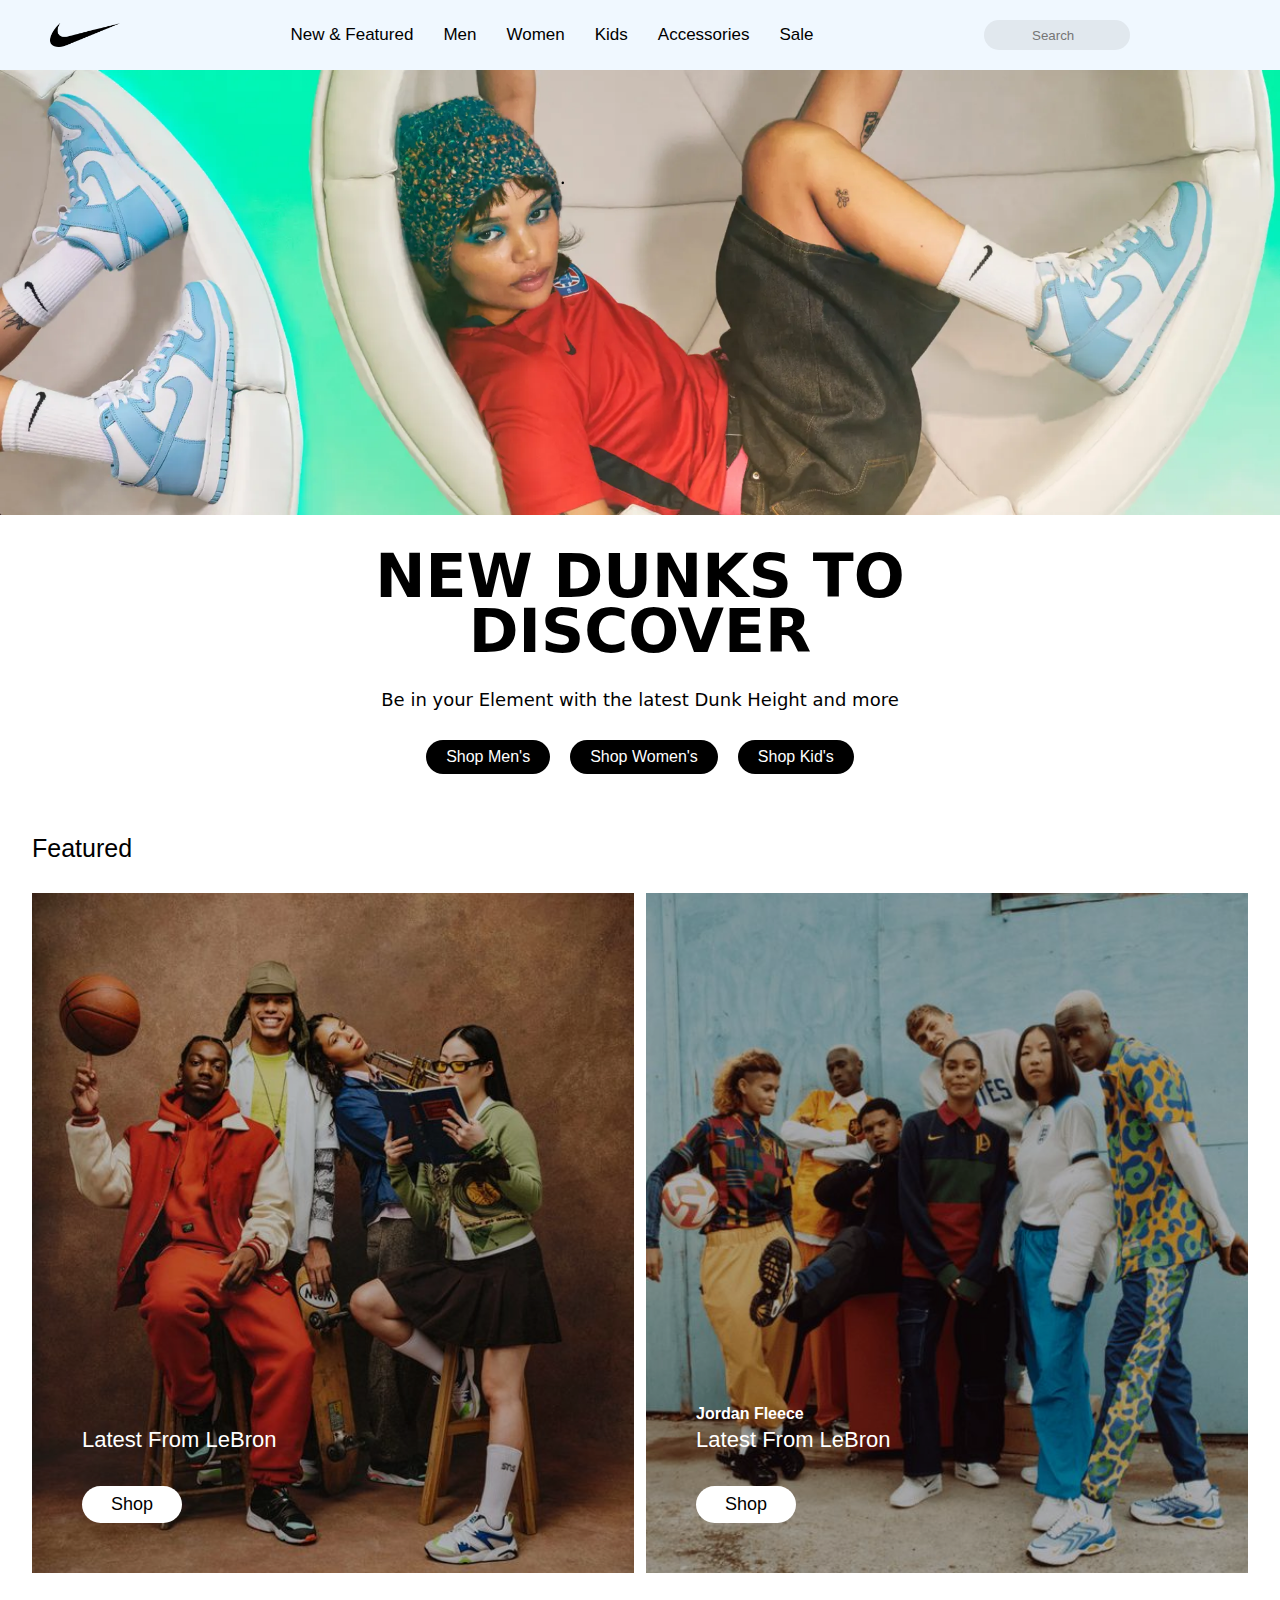
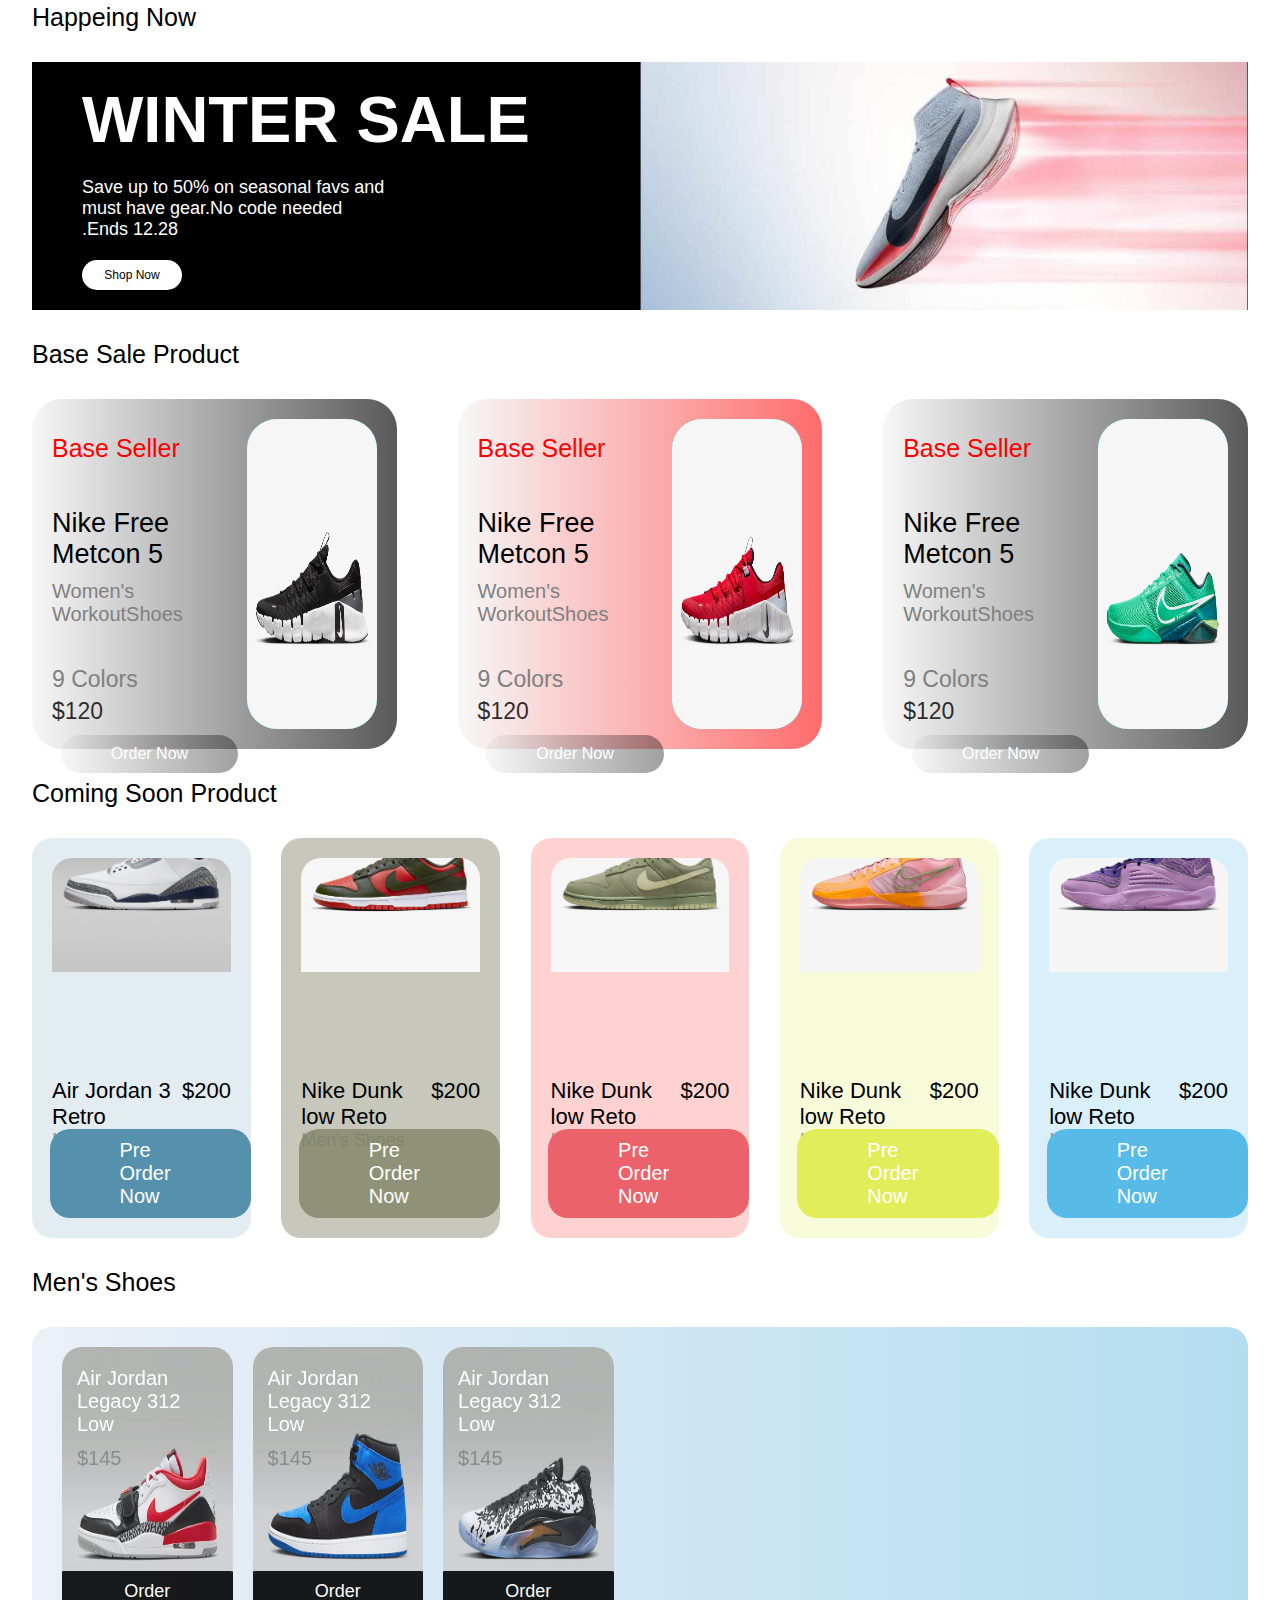
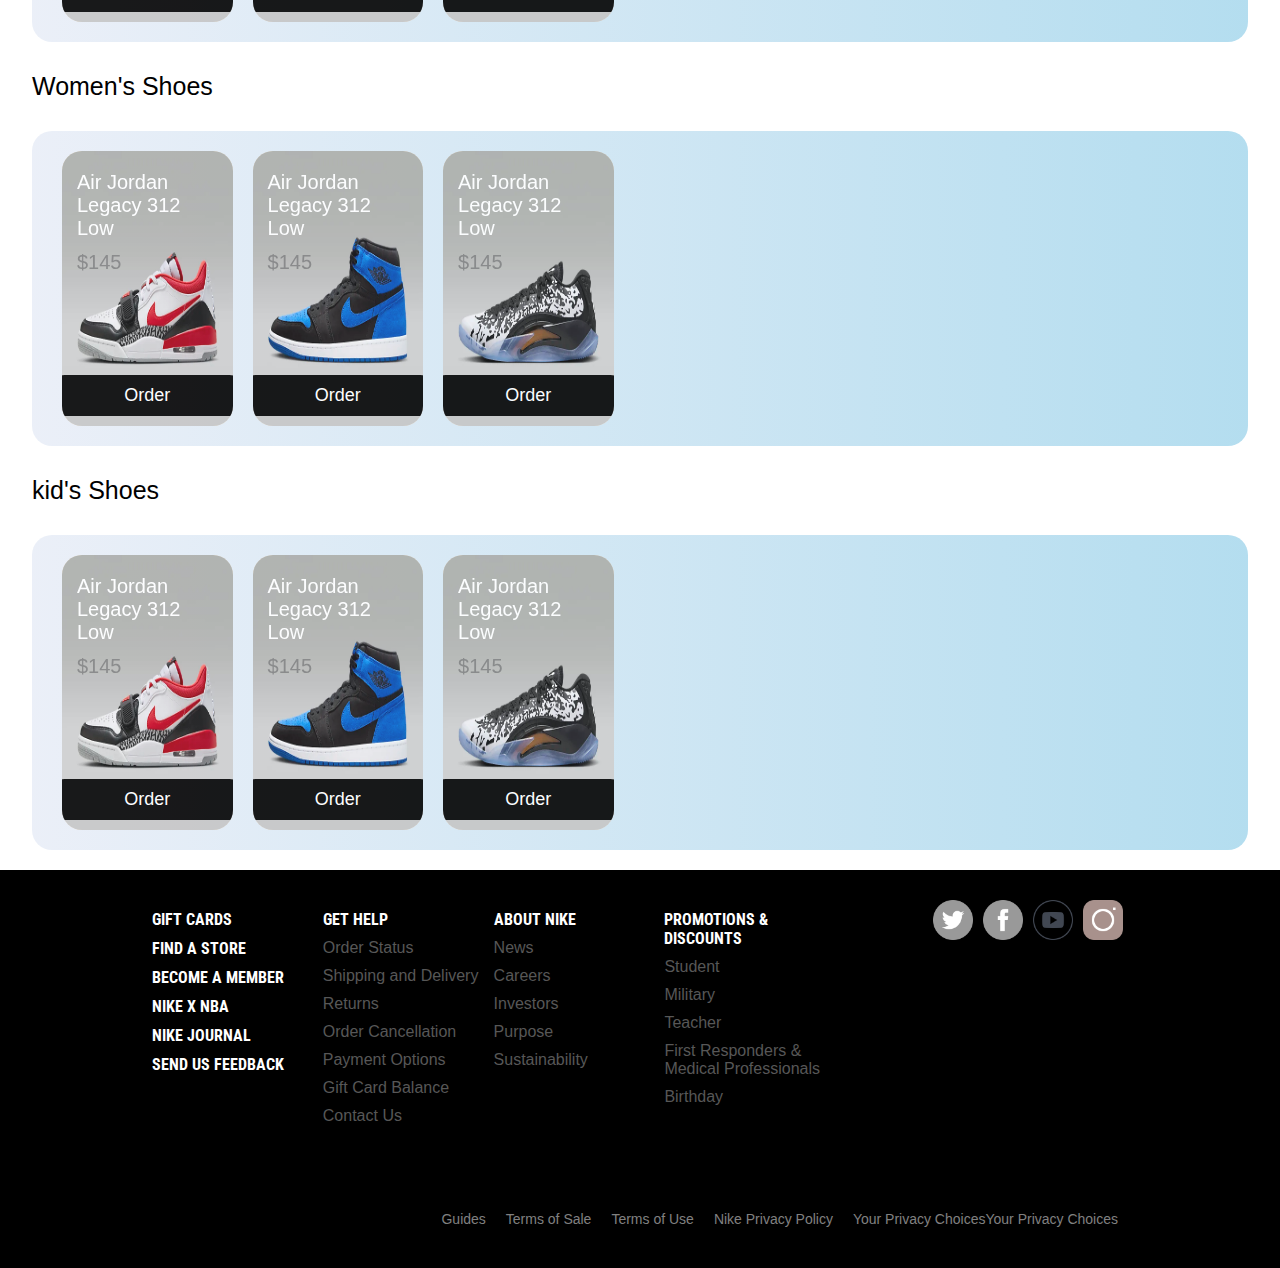
<file: index.html>
<!DOCTYPE html>
<html lang="en">
<head>
    <meta charset="UTF-8">
    <meta name="viewport" content="width=device-width, initial-scale=1.0">
    <title>small project nike</title>
    <link rel="icon" href="img/nike.png">
    <link rel="stylesheet" href="css/december_19.css">
    <link rel="stylesheet" href="https://cdnjs.cloudflare.com/ajax/libs/font-awesome/6.5.1/css/all.min.css" integrity="sha512-DTOQO9RWCH3ppGqcWaEA1BIZOC6xxalwEsw9c2QQeAIftl+Vegovlnee1c9QX4TctnWMn13TZye+giMm8e2LwA==" crossorigin="anonymous" referrerpolicy="no-referrer" />
</head>
<body>
    <div class="box-menu">
        <div class="logo">
            <a href="">
                <img src="img/nike.png" alt="">
            </a>
        </div>
        <div class="menu">
            <ul>
                <li><a href="#featured">New & Featured</a></li>
                <li><a href="#men">Men</a></li>
                <li><a href="#women">Women</a></li>
                <li><a href="#kid">Kids</a></li>
                <li><a href="">Accessories</a></li>
                <li><a href="">Sale</a></li>
            </ul>
        </div>
        <div class="search">
            <div class="box_search">
                <i class="fa-solid fa-magnifying-glass"></i>
                <input type="text" placeholder="Search">
            </div>
            <i class="fa-regular fa-heart"></i>
            <i class="fa-solid fa-bag-shopping"></i>
        </div>
    </div>  



    
    <img src="img/poster.png" alt="" width="100%">
    <a href="" class="for_sw">
        <div class="some_word">
            <h1>NEW DUNKS TO DISCOVER</h1>
            <p>Be in your Element with the latest Dunk Height and more</p>
        </div>
    </a>
    <div class="option">
        <div class="op">
            Shop Men's
        </div>
        <div class="op">
            Shop Women's
        </div>
        <div class="op">
            Shop Kid's
        </div>
        
    </div>

    <!-- Featured -->
    <p class="title" id="featured">
        Featured
    </p>
    <div class="box_featured">
        <div class="featured-1">
            <img src="img/feat1.jpg" alt="">
            <div class="cover"></div>
            <p>
                Latest From LeBron
            </p>
            <div class="shop">
                <nav>
                    Shop
                </nav>
            </div>
        </div>
        <div class="featured-2">
            <img src="img/feat2.jpg" alt="">
            <div class="cover"></div>
            <p class="top_title">
                Jordan Fleece
            </p>
            <p>
                Latest From LeBron
            </p>
            <div class="shop">
                <nav>
                    Shop
                </nav>
            </div>
        </div>
    </div>

    <!-- happening now -->
    <p class="title">
        Happeing Now
    </p>
    <a href="" class="for_bh">
        <div class="box_happening">
            <div class="box_info">
                <h1>WINTER SALE</h1>
                <p>Save up to 50% on seasonal favs and must have gear.No code needed .Ends 12.28</p>
                <div class="shop_now">
                    Shop Now
                </div>
            </div>
            <img src="img/nike photo.jpg" alt="">
        </div>
    </a>
    
    <!-- base sale product -->
    <p class="title">
        Base Sale Product
    </p>
    <div class="box_base_sale">
        <div class="base_sale">
            <div class="sale_info">
                <p >
                    Base Seller
                </p>
                <p>
                    Nike Free Metcon 5
                </p>
                <p>
                   Women's WorkoutShoes 
                </p>
                <p>
                    9 Colors
                </p>
                <p>
                    $120
                </p>
                
                    <div class="order">
                        <a href="order.html">
                        Order Now
                        </a>
                    </div>
                
            </div>
            <div class="sale_img">
                <img src="img/base2.webp" alt="">
            </div>
        </div>
        <div class="base_sale b_color_r">
            <div class="sale_info">
                <p >
                    Base Seller
                </p>
                <p>
                    Nike Free Metcon 5
                </p>
                <p>
                   Women's WorkoutShoes 
                </p>
                <p>
                    9 Colors
                </p>
                <p>
                    $120
                </p>
                
                    <div class="order">
                        <a href="">
                        Order Now
                        </a>
                    </div>
                
            </div>
            <div class="sale_img">
                <img src="img/base1.webp" alt="">
            </div>
        </div>
        <div class="base_sale">
            <div class="sale_info">
                <p >
                    Base Seller
                </p>
                <p>
                    Nike Free Metcon 5
                </p>
                <p>
                   Women's WorkoutShoes 
                </p>
                <p>
                    9 Colors
                </p>
                <p>
                    $120
                </p>
                
                    <div class="order">
                        <a href="">
                        Order Now
                        </a>
                    </div>
                
            </div>
            <div class="sale_img">
                <img src="img/base3.webp" alt="">
            </div>
        </div>
    </div>

    <!-- coming_soon product -->
    <p class="title">
        Coming Soon Product
    </p>
    <div class="coming_soon">
        <div class="box_cs" style="background-color: rgb(227,237,241);">
            <div class="cs_img">
                <img src="img/cs0.webp" alt="">
            </div>
            <div class="title_price">
                <p>
                    Air Jordan 3 Retro
                </p>
                <p>
                    $200
                </p>
            </div>
            <p class="sub_title">
                Men's Shoes
            </p>


            <a href="" style="background-color: rgb(85,144,173);">Pre Order Now</a>
        </div>
        <div class="box_cs">
            <div class="cs_img">
                <img src="img/cs1.webp" alt="">
            </div>
            <div class="title_price">
                <p>
                    Nike Dunk low Reto
                </p>
                <p>
                    $200
                </p>
            </div>
            <p class="sub_title">
                Men's Shoes
            </p>


            <a href="">Pre Order Now</a>
        </div>
        <div class="box_cs">
            <div class="cs_img">
                <img src="img/cs2.webp" alt="">
            </div>
            <div class="title_price">
                <p>
                    Nike Dunk low Reto
                </p>
                <p>
                    $200
                </p>
            </div>
            <p class="sub_title">
                Men's Shoes
            </p>


            <a href="">Pre Order Now</a>
        </div>
        <div class="box_cs" style="background-color: rgb(248,251,217);">
            <div class="cs_img">
                <img src="img/cs3.jpg" alt="">
            </div>
            <div class="title_price">
                <p>
                    Nike Dunk low Reto
                </p>
                <p>
                    $200
                </p>
            </div>
            <p class="sub_title">
                Men's Shoes
            </p>


            <a href="" style="background-color: rgb(225,237,89);">Pre Order Now</a>
        </div>
        <div class="box_cs" style="background-color: rgb(217,239,250);">
            <div class="cs_img">
                <img src="img/cs4.jpg" alt="">
            </div>
            <div class="title_price">
                <p>
                    Nike Dunk low Reto
                </p>
                <p>
                    $200
                </p>
            </div>
            <p class="sub_title">
                Men's Shoes
            </p>


            <a href="" style="background-color: rgb(87,186,231);">Pre Order Now</a>
        </div>
    </div>

    <!-- men shoes -->
    <p class="title" id="men">
        Men's Shoes
    </p>
    <div class="box_shoes">
        <div class="shoes">
            <img src="img/man1.webp" alt="">
            <p>
                Air Jordan Legacy 312 Low
            </p>
            <p>
                $145
            </p>
            <a href="">Order</a>
        </div>
        <div class="shoes">
            <img src="img/man2.webp" alt="">
            <p>
                Air Jordan Legacy 312 Low
            </p>
            <p>
                $145
            </p>
            <a href="">Order</a>
        </div>
        <div class="shoes">
            <img src="img/man3.webp" alt="">
            <p>
                Air Jordan Legacy 312 Low
            </p>
            <p>
                $145
            </p>
            <a href="">Order</a>
        </div>
    </div>
    
    <p class="title " id="women">
        Women's Shoes
    </p>
    <div class="box_shoes">
        <div class="shoes">
            <img src="img/man1.webp" alt="">
            <p>
                Air Jordan Legacy 312 Low
            </p>
            <p>
                $145
            </p>
            <a href="">Order</a>
        </div>
        <div class="shoes">
            <img src="img/man2.webp" alt="">
            <p>
                Air Jordan Legacy 312 Low
            </p>
            <p>
                $145
            </p>
            <a href="">Order</a>
        </div>
        <div class="shoes">
            <img src="img/man3.webp" alt="">
            <p>
                Air Jordan Legacy 312 Low
            </p>
            <p>
                $145
            </p>
            <a href="">Order</a>
        </div>
        
    </div>

    <p class="title" id="kid">
        kid's Shoes
    </p>
    <div class="box_shoes">
        <div class="shoes">
            <img src="img/man1.webp" alt="">
            <p>
                Air Jordan Legacy 312 Low
            </p>
            <p>
                $145
            </p>
            <a href="">Order</a>
        </div>
        <div class="shoes">
            <img src="img/man2.webp" alt="">
            <p>
                Air Jordan Legacy 312 Low
            </p>
            <p>
                $145
            </p>
            <a href="">Order</a>
        </div>
        <div class="shoes">
            <img src="img/man3.webp" alt="">
            <p>
                Air Jordan Legacy 312 Low
            </p>
            <p>
                $145
            </p>
            <a href="">Order</a>
        </div>
    </div>

    <div class="footer">
        <div class="main_footer">
            <div class="footer_info">
                <div class="col big_letter">
                    <ul>
                        <li><a href="">GIFT CARDS</a></li>
                        <li><a href="">FIND A STORE</a></li>
                        <li><a href="">BECOME A MEMBER</a></li>
                        <li><a href="">NIKE X NBA</a></li>
                        <li><a href="">NIKE JOURNAL</a></li>
                        <li><a href="">SEND US FEEDBACK</a></li>
                    </ul>
                </div>
                <div class="col">
                    <ul>
                        <li class="big_letter"><a href="">GET HELP</a></li>
                        <li><a href="">Order Status</a></li>
                        <li><a href="">Shipping and Delivery</a></li>
                        <li><a href="">Returns</a></li>
                        <li><a href="">Order Cancellation</a></li>
                        <li><a href="">Payment Options</a></li>
                        <li><a href="">Gift Card Balance</a></li>
                        <li><a href="">Contact Us</a></li>
                    </ul>
                </div>
                <div class="col">
                    <ul>
                        <li class="big_letter"><a href="">ABOUT NIKE</a></li>
                        <li><a href="">News</a></li>
                        <li><a href="">Careers</a></li>
                        <li><a href="">Investors</a></li>
                        <li><a href="">Purpose</a></li>
                        <li><a href="">Sustainability</a></li>
                    </ul>
                </div>
                <div class="col">
                    <ul>
                        <li class="big_letter"><a href="">PROMOTIONS & DISCOUNTS</a></li>
                        <li><a href="">Student</a></li>
                        <li><a href="">Military</a></li>
                        <li><a href="">Teacher</a></li>
                        <li><a href="">First Responders & Medical Professionals</a></li>
                        <li><a href="">Birthday</a></li>
                    </ul>
                </div>
            </div>
            <div class="footer_icon">
                <a href=""><img src="img/social.png" alt=""></a>
                <a href=""><img src="img/social (1).png" alt=""> </a>
                <a href=""><img src="img/play (1).png" alt=""> </a>
                <a href=""><img src="img/instagram.png" alt=""></a>
            </div>
        </div>
        <div class="sub_footer">
                <ul>
                    <li><a href="">Guides</a></li>
                    <li><a href="">Terms of Sale</a></li>
                    <li><a href="">Terms of Use</a></li>
                    <li><a href="">Nike Privacy Policy</a></li>
                    <li><a href="">Your Privacy ChoicesYour Privacy Choices</a></li>
                </ul>
            </div>
    </div>



</body>
</html>
</file>
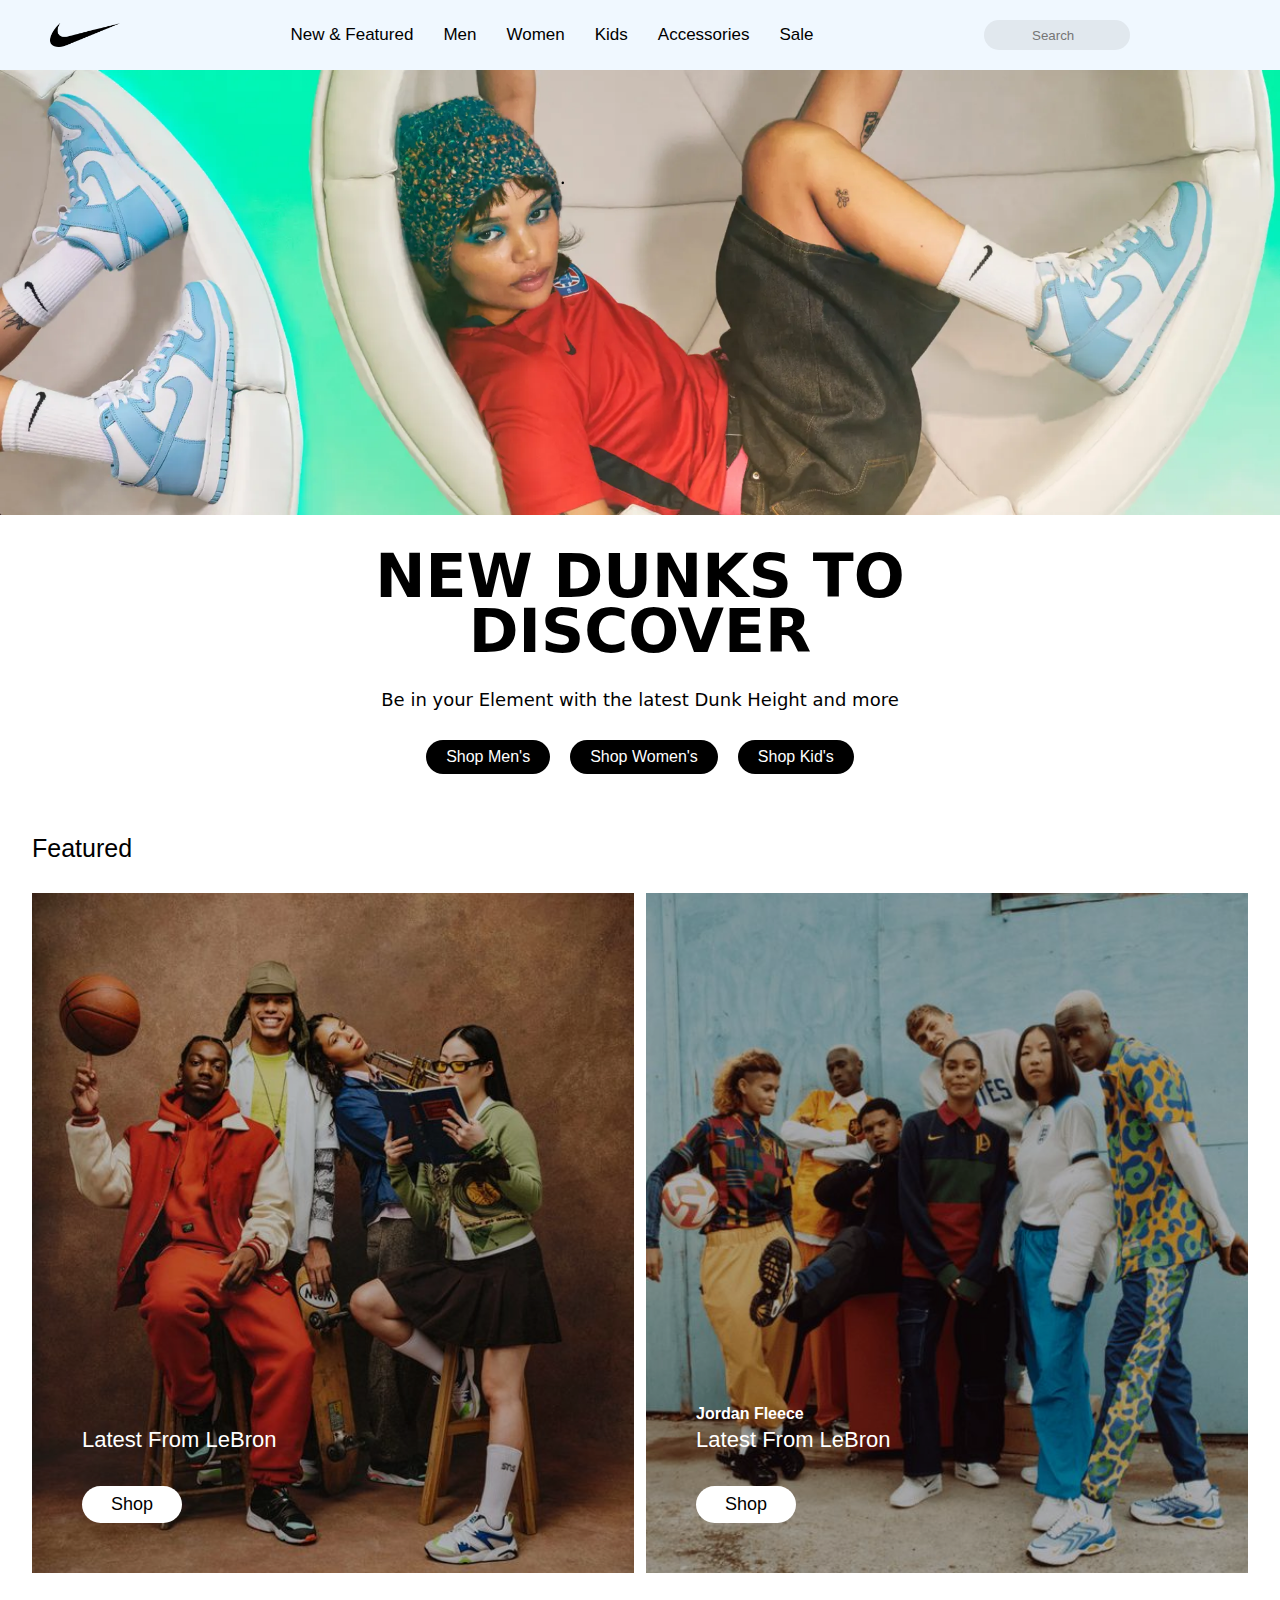
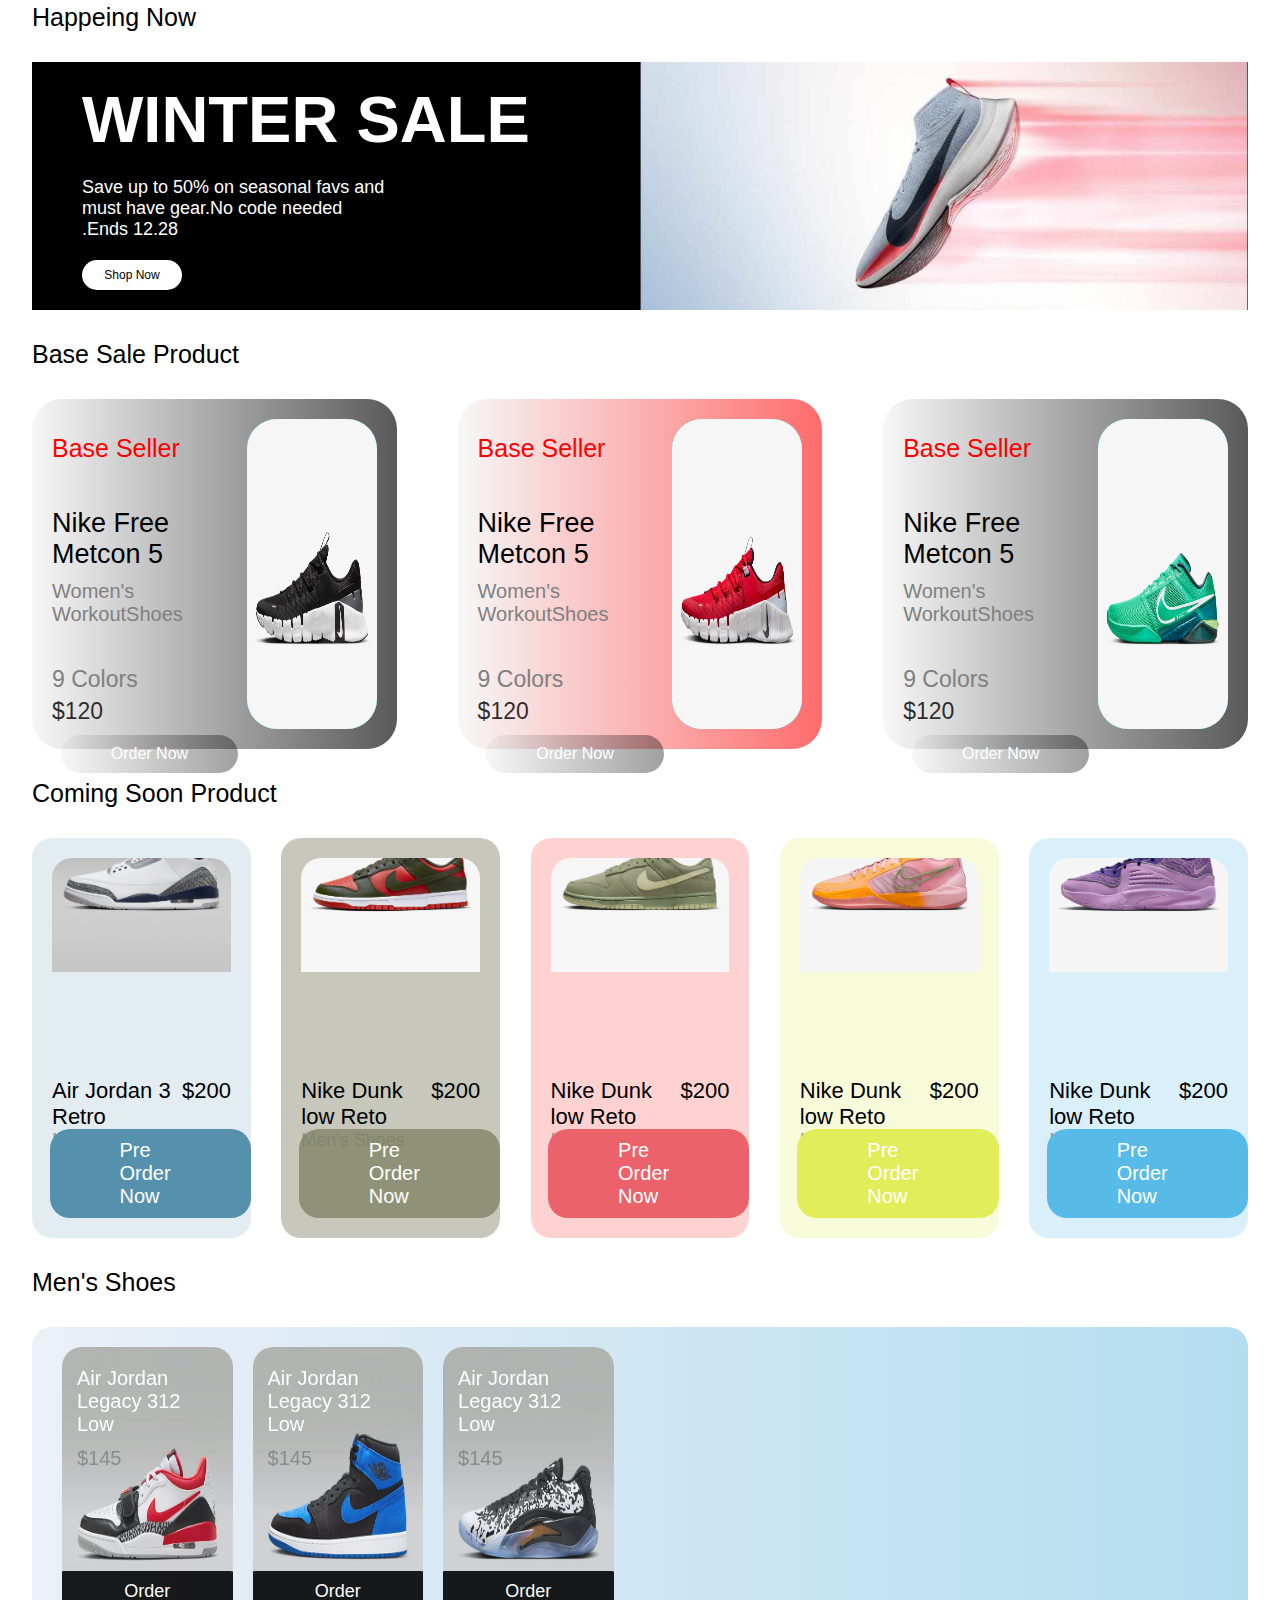
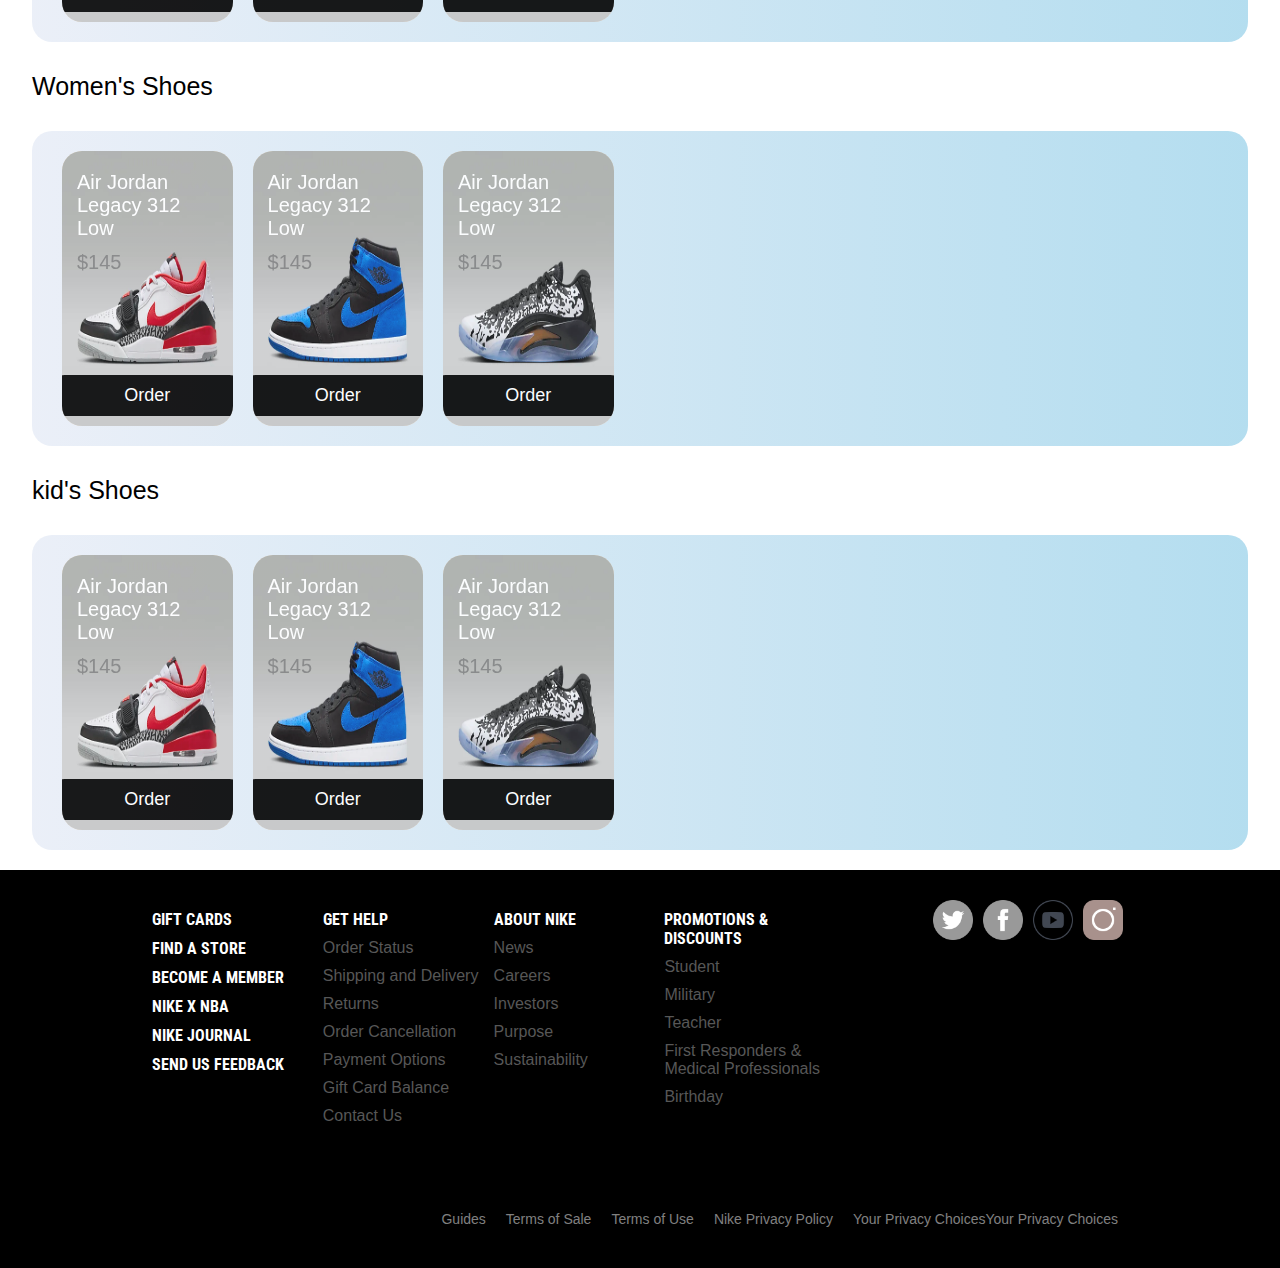
<file: december_19.html>
<!DOCTYPE html>
<html lang="en">
<head>
    <meta charset="UTF-8">
    <meta name="viewport" content="width=device-width, initial-scale=1.0">
    <title>small project nike</title>
    <link rel="icon" href="img/nike.png">
    <link rel="stylesheet" href="css/december_19.css">
    <link rel="stylesheet" href="https://cdnjs.cloudflare.com/ajax/libs/font-awesome/6.5.1/css/all.min.css" integrity="sha512-DTOQO9RWCH3ppGqcWaEA1BIZOC6xxalwEsw9c2QQeAIftl+Vegovlnee1c9QX4TctnWMn13TZye+giMm8e2LwA==" crossorigin="anonymous" referrerpolicy="no-referrer" />
</head>
<body>
    <div class="box-menu">
        <div class="logo">
            <a href="">
                <img src="img/nike.png" alt="">
            </a>
        </div>
        <div class="menu">
            <ul>
                <li><a href="#featured">New & Featured</a></li>
                <li><a href="#men">Men</a></li>
                <li><a href="#women">Women</a></li>
                <li><a href="#kid">Kids</a></li>
                <li><a href="">Accessories</a></li>
                <li><a href="">Sale</a></li>
            </ul>
        </div>
        <div class="search">
            <div class="box_search">
                <i class="fa-solid fa-magnifying-glass"></i>
                <input type="text" placeholder="Search">
            </div>
            <i class="fa-regular fa-heart"></i>
            <i class="fa-solid fa-bag-shopping"></i>
        </div>
    </div>  



    
    <img src="img/poster.png" alt="" width="100%">
    <a href="" class="for_sw">
        <div class="some_word">
            <h1>NEW DUNKS TO DISCOVER</h1>
            <p>Be in your Element with the latest Dunk Height and more</p>
        </div>
    </a>
    <div class="option">
        <div class="op">
            Shop Men's
        </div>
        <div class="op">
            Shop Women's
        </div>
        <div class="op">
            Shop Kid's
        </div>
        
    </div>

    <!-- Featured -->
    <p class="title" id="featured">
        Featured
    </p>
    <div class="box_featured">
        <div class="featured-1">
            <img src="img/feat1.jpg" alt="">
            <div class="cover"></div>
            <p>
                Latest From LeBron
            </p>
            <div class="shop">
                <nav>
                    Shop
                </nav>
            </div>
        </div>
        <div class="featured-2">
            <img src="img/feat2.jpg" alt="">
            <div class="cover"></div>
            <p class="top_title">
                Jordan Fleece
            </p>
            <p>
                Latest From LeBron
            </p>
            <div class="shop">
                <nav>
                    Shop
                </nav>
            </div>
        </div>
    </div>

    <!-- happening now -->
    <p class="title">
        Happeing Now
    </p>
    <a href="" class="for_bh">
        <div class="box_happening">
            <div class="box_info">
                <h1>WINTER SALE</h1>
                <p>Save up to 50% on seasonal favs and must have gear.No code needed .Ends 12.28</p>
                <div class="shop_now">
                    Shop Now
                </div>
            </div>
            <img src="img/nike photo.jpg" alt="">
        </div>
    </a>
    
    <!-- base sale product -->
    <p class="title">
        Base Sale Product
    </p>
    <div class="box_base_sale">
        <div class="base_sale">
            <div class="sale_info">
                <p >
                    Base Seller
                </p>
                <p>
                    Nike Free Metcon 5
                </p>
                <p>
                   Women's WorkoutShoes 
                </p>
                <p>
                    9 Colors
                </p>
                <p>
                    $120
                </p>
                
                    <div class="order">
                        <a href="/html/order.html">
                        Order Now
                        </a>
                    </div>
                
            </div>
            <div class="sale_img">
                <img src="img/base2.webp" alt="">
            </div>
        </div>
        <div class="base_sale b_color_r">
            <div class="sale_info">
                <p >
                    Base Seller
                </p>
                <p>
                    Nike Free Metcon 5
                </p>
                <p>
                   Women's WorkoutShoes 
                </p>
                <p>
                    9 Colors
                </p>
                <p>
                    $120
                </p>
                
                    <div class="order">
                        <a href="">
                        Order Now
                        </a>
                    </div>
                
            </div>
            <div class="sale_img">
                <img src="img/base1.webp" alt="">
            </div>
        </div>
        <div class="base_sale">
            <div class="sale_info">
                <p >
                    Base Seller
                </p>
                <p>
                    Nike Free Metcon 5
                </p>
                <p>
                   Women's WorkoutShoes 
                </p>
                <p>
                    9 Colors
                </p>
                <p>
                    $120
                </p>
                
                    <div class="order">
                        <a href="">
                        Order Now
                        </a>
                    </div>
                
            </div>
            <div class="sale_img">
                <img src="img/base3.webp" alt="">
            </div>
        </div>
    </div>

    <!-- coming_soon product -->
    <p class="title">
        Coming Soon Product
    </p>
    <div class="coming_soon">
        <div class="box_cs" style="background-color: rgb(227,237,241);">
            <div class="cs_img">
                <img src="img/cs0.webp" alt="">
            </div>
            <div class="title_price">
                <p>
                    Air Jordan 3 Retro
                </p>
                <p>
                    $200
                </p>
            </div>
            <p class="sub_title">
                Men's Shoes
            </p>


            <a href="" style="background-color: rgb(85,144,173);">Pre Order Now</a>
        </div>
        <div class="box_cs">
            <div class="cs_img">
                <img src="img/cs1.webp" alt="">
            </div>
            <div class="title_price">
                <p>
                    Nike Dunk low Reto
                </p>
                <p>
                    $200
                </p>
            </div>
            <p class="sub_title">
                Men's Shoes
            </p>


            <a href="">Pre Order Now</a>
        </div>
        <div class="box_cs">
            <div class="cs_img">
                <img src="img/cs2.webp" alt="">
            </div>
            <div class="title_price">
                <p>
                    Nike Dunk low Reto
                </p>
                <p>
                    $200
                </p>
            </div>
            <p class="sub_title">
                Men's Shoes
            </p>


            <a href="">Pre Order Now</a>
        </div>
        <div class="box_cs" style="background-color: rgb(248,251,217);">
            <div class="cs_img">
                <img src="img/cs3.jpg" alt="">
            </div>
            <div class="title_price">
                <p>
                    Nike Dunk low Reto
                </p>
                <p>
                    $200
                </p>
            </div>
            <p class="sub_title">
                Men's Shoes
            </p>


            <a href="" style="background-color: rgb(225,237,89);">Pre Order Now</a>
        </div>
        <div class="box_cs" style="background-color: rgb(217,239,250);">
            <div class="cs_img">
                <img src="img/cs4.jpg" alt="">
            </div>
            <div class="title_price">
                <p>
                    Nike Dunk low Reto
                </p>
                <p>
                    $200
                </p>
            </div>
            <p class="sub_title">
                Men's Shoes
            </p>


            <a href="" style="background-color: rgb(87,186,231);">Pre Order Now</a>
        </div>
    </div>

    <!-- men shoes -->
    <p class="title" id="men">
        Men's Shoes
    </p>
    <div class="box_shoes">
        <div class="shoes">
            <img src="img/man1.webp" alt="">
            <p>
                Air Jordan Legacy 312 Low
            </p>
            <p>
                $145
            </p>
            <a href="">Order</a>
        </div>
        <div class="shoes">
            <img src="img/man2.webp" alt="">
            <p>
                Air Jordan Legacy 312 Low
            </p>
            <p>
                $145
            </p>
            <a href="">Order</a>
        </div>
        <div class="shoes">
            <img src="img/man3.webp" alt="">
            <p>
                Air Jordan Legacy 312 Low
            </p>
            <p>
                $145
            </p>
            <a href="">Order</a>
        </div>
    </div>
    
    <p class="title " id="women">
        Women's Shoes
    </p>
    <div class="box_shoes">
        <div class="shoes">
            <img src="img/man1.webp" alt="">
            <p>
                Air Jordan Legacy 312 Low
            </p>
            <p>
                $145
            </p>
            <a href="">Order</a>
        </div>
        <div class="shoes">
            <img src="img/man2.webp" alt="">
            <p>
                Air Jordan Legacy 312 Low
            </p>
            <p>
                $145
            </p>
            <a href="">Order</a>
        </div>
        <div class="shoes">
            <img src="img/man3.webp" alt="">
            <p>
                Air Jordan Legacy 312 Low
            </p>
            <p>
                $145
            </p>
            <a href="">Order</a>
        </div>
        
    </div>

    <p class="title" id="kid">
        kid's Shoes
    </p>
    <div class="box_shoes">
        <div class="shoes">
            <img src="img/man1.webp" alt="">
            <p>
                Air Jordan Legacy 312 Low
            </p>
            <p>
                $145
            </p>
            <a href="">Order</a>
        </div>
        <div class="shoes">
            <img src="img/man2.webp" alt="">
            <p>
                Air Jordan Legacy 312 Low
            </p>
            <p>
                $145
            </p>
            <a href="">Order</a>
        </div>
        <div class="shoes">
            <img src="img/man3.webp" alt="">
            <p>
                Air Jordan Legacy 312 Low
            </p>
            <p>
                $145
            </p>
            <a href="">Order</a>
        </div>
    </div>

    <div class="footer">
        <div class="main_footer">
            <div class="footer_info">
                <div class="col big_letter">
                    <ul>
                        <li><a href="">GIFT CARDS</a></li>
                        <li><a href="">FIND A STORE</a></li>
                        <li><a href="">BECOME A MEMBER</a></li>
                        <li><a href="">NIKE X NBA</a></li>
                        <li><a href="">NIKE JOURNAL</a></li>
                        <li><a href="">SEND US FEEDBACK</a></li>
                    </ul>
                </div>
                <div class="col">
                    <ul>
                        <li class="big_letter"><a href="">GET HELP</a></li>
                        <li><a href="">Order Status</a></li>
                        <li><a href="">Shipping and Delivery</a></li>
                        <li><a href="">Returns</a></li>
                        <li><a href="">Order Cancellation</a></li>
                        <li><a href="">Payment Options</a></li>
                        <li><a href="">Gift Card Balance</a></li>
                        <li><a href="">Contact Us</a></li>
                    </ul>
                </div>
                <div class="col">
                    <ul>
                        <li class="big_letter"><a href="">ABOUT NIKE</a></li>
                        <li><a href="">News</a></li>
                        <li><a href="">Careers</a></li>
                        <li><a href="">Investors</a></li>
                        <li><a href="">Purpose</a></li>
                        <li><a href="">Sustainability</a></li>
                    </ul>
                </div>
                <div class="col">
                    <ul>
                        <li class="big_letter"><a href="">PROMOTIONS & DISCOUNTS</a></li>
                        <li><a href="">Student</a></li>
                        <li><a href="">Military</a></li>
                        <li><a href="">Teacher</a></li>
                        <li><a href="">First Responders & Medical Professionals</a></li>
                        <li><a href="">Birthday</a></li>
                    </ul>
                </div>
            </div>
            <div class="footer_icon">
                <a href=""><img src="img/social.png" alt=""></a>
                <a href=""><img src="img/social (1).png" alt=""> </a>
                <a href=""><img src="img/play (1).png" alt=""> </a>
                <a href=""><img src="img/instagram.png" alt=""></a>
            </div>
        </div>
        <div class="sub_footer">
                <ul>
                    <li><a href="">Guides</a></li>
                    <li><a href="">Terms of Sale</a></li>
                    <li><a href="">Terms of Use</a></li>
                    <li><a href="">Nike Privacy Policy</a></li>
                    <li><a href="">Your Privacy ChoicesYour Privacy Choices</a></li>
                </ul>
            </div>
    </div>



</body>
</html>
</file>
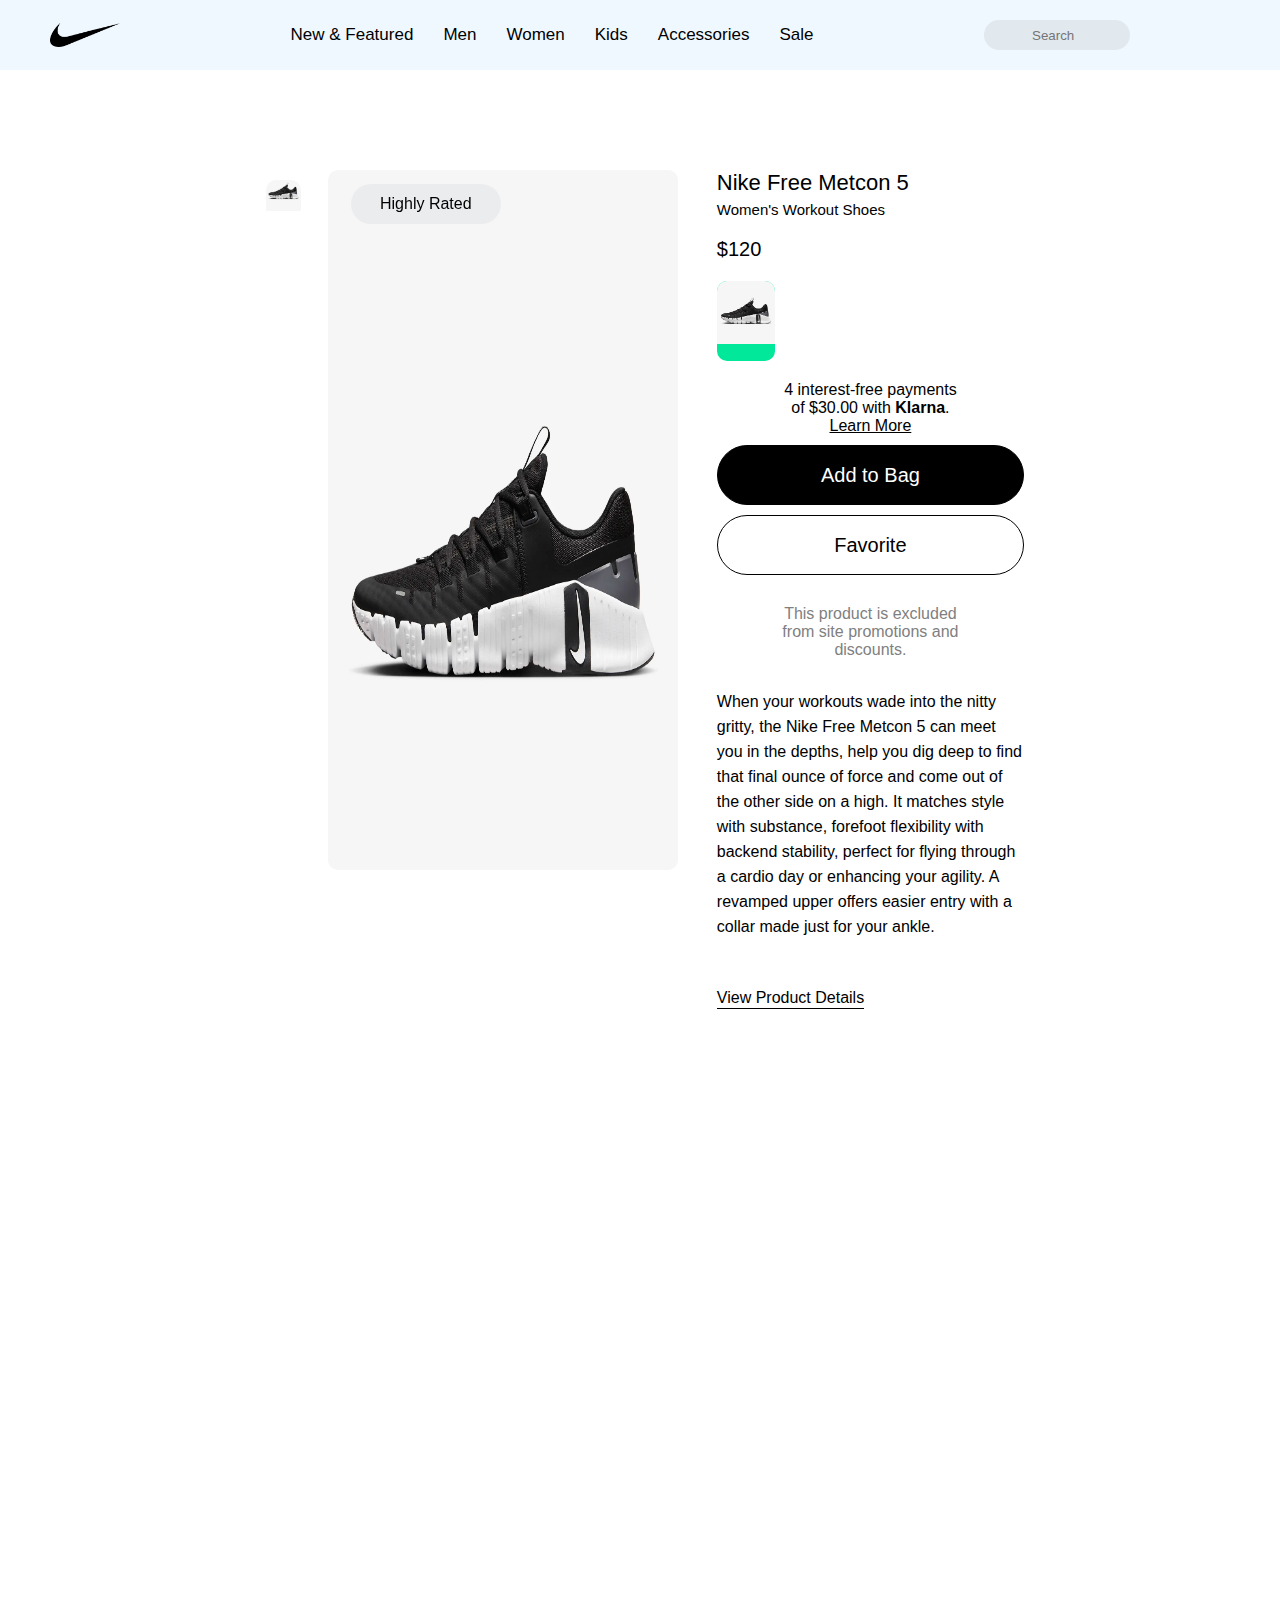
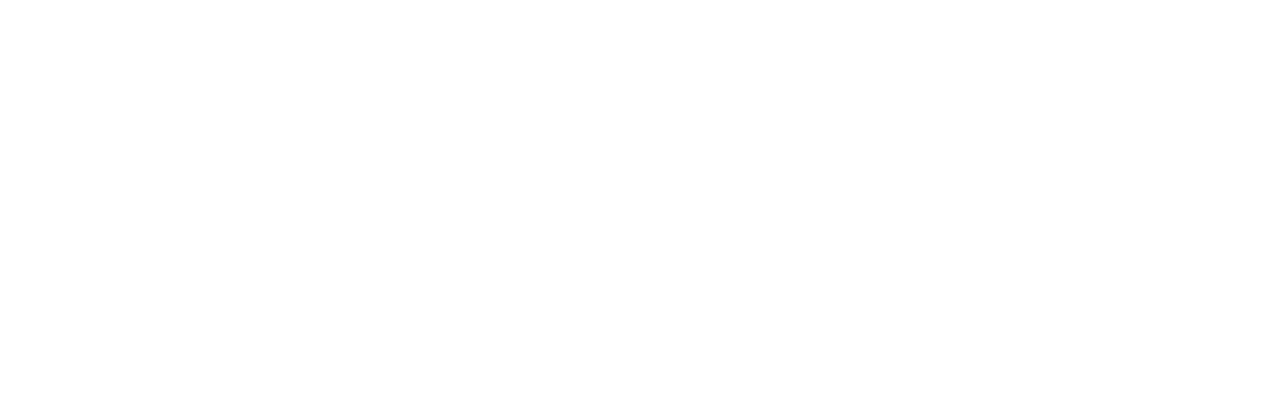
<file: order.html>
<!DOCTYPE html>
<html lang="en">
<head>
    <meta charset="UTF-8">
    <meta name="viewport" content="width=device-width, initial-scale=1.0">
    <title>Document</title>
    <link rel="stylesheet" href="css/december_19.css">
    <link rel="stylesheet" href="css/order.css">
    <link rel="stylesheet" href="https://cdnjs.cloudflare.com/ajax/libs/font-awesome/6.5.1/css/all.min.css" integrity="sha512-DTOQO9RWCH3ppGqcWaEA1BIZOC6xxalwEsw9c2QQeAIftl+Vegovlnee1c9QX4TctnWMn13TZye+giMm8e2LwA==" crossorigin="anonymous" referrerpolicy="no-referrer" />
</head>
<body>
    <div class="box-menu">
        <div class="logo">
            <a href="">
                <img src="img/nike.png" alt="">
            </a>
        </div>
        <div class="menu">
            <ul>
                <li><a href="#featured">New & Featured</a></li>
                <li><a href="#men">Men</a></li>
                <li><a href="#women">Women</a></li>
                <li><a href="#kid">Kids</a></li>
                <li><a href="">Accessories</a></li>
                <li><a href="">Sale</a></li>
            </ul>
        </div>
        <div class="search">
            <div class="box_search">
                <i class="fa-solid fa-magnifying-glass"></i>
                <input type="text" placeholder="Search">
            </div>
            <i class="fa-regular fa-heart"></i>
            <i class="fa-solid fa-bag-shopping"></i>
        </div>
    </div>


    <div class="shoes_information">
        <div class="for_img">
            <div class="small_img">
                <div class="little_img"><img src="img/base2.webp" alt=""></div>
               
            </div>
            <div class="big_img">
                <img src="img/base2.webp" alt="">
                <div class="rate">
                    <i class="fa-solid fa-star"></i>Highly Rated
                </div>
            </div>
        </div>
        <div class="anthor_info">
            <p>
                Nike Free Metcon 5
            </p>
            <p>
                Women's Workout Shoes
            </p>
            <p>
                $120
            </p>
            <div class="more_color">
                <div class="little_shoes">
                    <img src="img/base2.webp" alt=""> 
                </div>
                
            </div>

            <p>
                4 interest-free payments of $30.00 with <b>Klarna</b>. <a href="">Learn More</a>
            </p>

            <a href="" class="btn bg_black">
                    Add to Bag
            </a>
            <a href="" class="btn">
                Favorite <i class="fa-solid fa-heart"></i>
            </a>
            <p>
                This product is excluded from site promotions and discounts.
            </p>
            <p class="r_info">
                When your workouts wade into the nitty gritty, the Nike Free Metcon 5 can meet you in the depths, help you dig deep to find that final ounce of force and come out of the other side on a high. It matches style with substance, forefoot flexibility with backend stability, perfect for flying through a cardio day or enhancing your agility. A revamped upper offers easier entry with a collar made just for your ankle.
            </p>
            <a href="" class="view_product">
                View Product Details
            </a>
        </div>
    </div>




</body>
</html>
</file>
<file: css/december_19.css>
@import url('https://fonts.googleapis.com/css2?family=Roboto+Condensed:wght@400;500;600&family=Suwannaphum:wght@400;700&display=swap');
*{
    margin: 0px;
    box-sizing: border-box;
    padding: 0px;
    scroll-behavior: smooth;
    scroll-padding-top: 80px;
}
.box-menu{
    width: 100%;
    height: 70px;
    background-color: aliceblue;
    display: flex;
    justify-content: space-between;
    padding: 0px 50px;
    position: sticky;
    top: 0px;
    z-index: 100;
}
.logo img{
    width: 70px;
}   
.menu{
    height: 100%;
    display: flex;
    align-items: center;
}
.menu ul{
    list-style-type: none;
    display: flex;
}
.menu a{
    padding: 23px 15px;
    font-family: Verdana, Geneva, Tahoma, sans-serif;
    color: black;
    font-weight: 500;
    text-decoration: none;
    font-size: 17px;
}
.menu a:hover{
    border-bottom:2px solid black ;
}
.search{
    display: flex;
    height: 100%;
    align-items: center;
}
.search i{
    font-size: 22px;
    margin-left: 20px;
    width: 30px;
    height: 30px;
    display: flex;
    align-items: center;
    justify-content: center;
}
.search i:hover{
    background-color: rgba(128, 128, 128, 0.418);
    border-radius: 50%;
}
.box_search{
    background-color: rgba(128, 128, 128, 0.139);
    padding: 0px 8px;
    border-radius: 30px;
    display: flex;
    align-items: center;
    transition: all 0.5s;
}
.box_search input{
    width: 100px;
    background: none;
    border: none;
    outline: none;
    padding: 0px 10px;
}
.box_search i{
    color: rgba(0, 0, 0, 0.695);
    font-size: 15px;
    margin: 0;
}
.box_search:hover{
    background-color: rgba(128, 128, 128, 0.379);
}
.for_sw{
    text-decoration: none;
}
.some_word{
    width: 100%;
    display: flex;
    flex-direction: column;
    align-items: center;
    
}
.some_word h1{
    font-family: system-ui, -apple-system, BlinkMacSystemFont, 'Segoe UI', Roboto, Oxygen, Ubuntu, Cantarell, 'Open Sans', 'Helvetica Neue', sans-serif;
    font-weight: 900;
    font-size: 60px;
    width: 600px;
    text-align: center;
    color: black;
    line-height: 55px;
    margin: 30px 0px;
}
.some_word p{
    font-family: system-ui, -apple-system, BlinkMacSystemFont, 'Segoe UI', Roboto, Oxygen, Ubuntu, Cantarell, 'Open Sans', 'Helvetica Neue', sans-serif;
    color: black;
    font-size: 18px;
}
.option{
    width: 100%;
    display: flex;
    justify-content: center;
}
.op{
    font-family:'Gill Sans', 'Gill Sans MT', Calibri, 'Trebuchet MS', sans-serif;
    color: white;
    background-color: black;
    margin: 30px 10px;
    padding: 8px 20px;
    border-radius: 20px;
    cursor: pointer;
}
.op:hover{
    background-color: rgba(0, 0, 0, 0.543);
}
.title{
    width: 95%;
    margin: 30px auto;
    font-family: Verdana, Geneva, Tahoma, sans-serif;
    font-size: 25px;
}
.box_featured{
    width: 95%;
    margin: 30px auto;
    display: flex;
    justify-content: space-between;
    

}
.featured-1,.featured-2{
    width: 49.5%;
    height: 680px;
    background-color: aqua;
    position: relative;
}
.featured-1 img,.featured-2 img{
    width: 100%;
    height: 100%;
    object-fit: cover;
}
.cover{
    width: 100%;
    height: 100%;
    background-color: rgba(0, 0, 0, 0.21);
    position: absolute;
    top: 0px;
}
.featured-1 p,.featured-2 p{
    font-family: Verdana, Geneva, Tahoma, sans-serif;
    font-size: 22px;
    color: white;
    position: absolute;
    bottom: 120px;
    left: 50px;
}

.shop nav{
    font-family: Verdana, Geneva, Tahoma, sans-serif;
    font-size: 18px;
    color: black;
    padding: 8px 16px;
    border-radius: 20px;
    background-color: rgb(255, 255, 255);
    width: 100px;
    text-align: center;
    position: absolute;
    bottom: 50px;
    left: 50px;
    cursor: pointer;
}
.shop nav:hover{
    background-color: gray;
}
.featured-2 .top_title{
    bottom: 150px;
    font-size: 16px;
    font-weight: 600;
}


.for_bh{
    text-decoration: none;
}
.box_happening{
    width: 95%;
    margin: 20px auto;
    display: flex;
}
.box_info{
    width: 50%;
    background-color: black;
    display: flex;
    flex-direction: column;
    justify-content: center;
    padding: 0px 50px;
}
.box_info h1{
    color: white;
    font-family: 'Segoe UI', Tahoma, Geneva, Verdana, sans-serif;
    font-size: 65px;
    margin: 20px 0px;
}
.box_info p{
    color: white;
    font-family: 'Segoe UI', Tahoma, Geneva, Verdana, sans-serif;
    font-size: 18px;
    width: 60%;
}
.box_happening img{
    width: 50%;
    
}
.shop_now{
    margin: 20px 0px;
    color: black;
    background-color: white;
    width: 100px;
    font-family: Verdana, Geneva, Tahoma, sans-serif;
    display: flex;
    justify-content: center;
    padding: 8px;
    border-radius: 20px;
    font-size: 12px;
}
.shop_now:hover{
    background-color: rgb(216, 216, 216);
}

.box_base_sale{
    width: 95%;
    margin: 20px auto;
    height: 350px;
    display: flex;
    justify-content: space-between;
}
.base_sale{
    width: 30%;
    height: 100%;
    background-image: linear-gradient(to right,rgba(185, 185, 185, 0.114),rgba(0, 0, 0, 0.651));
    border-radius: 30px;
    padding: 20px;
    display: flex;
}
.base_sale:hover img{
    transform: scale(1.15);
}
.sale_info{
    width: 60%;
    height: 100%;

}
.sale_img{
    width: 40%;
    height: 100%;
    background-color: aqua;
    border-radius: 30px;
    overflow: hidden;
}
.sale_img img{
    width: 100%;
    height: 100%;
    object-fit: fill;
    transition: all 1s;
}
.sale_info p:nth-child(1){
    font-family: 'Gill Sans', 'Gill Sans MT', Calibri, 'Trebuchet MS', sans-serif;
    color: red;
    font-size: 25px;
    margin-top: 15px;
}

.sale_info p:nth-child(2){
    font-family: Verdana, Geneva, Tahoma, sans-serif;
    font-size: 27px;
    margin-top: 45px;
}
.sale_info p:nth-child(3){
    font-family: Verdana, Geneva, Tahoma, sans-serif;
    font-size: 20px;
    color: gray;
    margin-top: 10px;
}
.sale_info p:nth-child(4){
    font-family: Verdana, Geneva, Tahoma, sans-serif;
    font-size: 23px;
    color: gray;
    margin-top: 40px;
}
.sale_info p:nth-child(5){
    font-family: Verdana, Geneva, Tahoma, sans-serif;
    font-size: 23px;
    color: rgba(0, 0, 0, 0.823);
    margin-top: 5px;
}
.order{
    width: 100%;
    display: flex;
    justify-content: center;
    margin-top: 10px;
}
.order a{
    font-family: 'Gill Sans', 'Gill Sans MT', Calibri, 'Trebuchet MS', sans-serif;
    text-decoration: none;
    padding: 10px 50px;
    color: white;
    border-radius: 30px;
    background-image: linear-gradient(to right,rgba(185, 185, 185, 0.114),rgba(0, 0, 0, 0.374));
}
.b_color_r{
    background-image: linear-gradient(to right,rgba(185, 185, 185, 0.114),rgba(255, 0, 0, 0.576));
}
.coming_soon{
    width: 95%;
    margin: 20px auto;
    display: flex;
    justify-content: space-between;
}
.box_cs{
    width: 18%;
    height: 400px;
    background-color: rgba(255, 0, 0, 0.175);
    border-radius: 20px;
    padding: 20px;
    position: relative;
    transition: all 0.5s;
}
.cs_img{
    width: 100%;
    margin: 0px auto;
    height: 200px;
    overflow: hidden;
    border-radius: 20px;
}
.cs_img img{
    width: 100%;
    object-position: 0px -110px;   
}
.title_price{
    font-family: 'Gill Sans', 'Gill Sans MT', Calibri, 'Trebuchet MS', sans-serif;
    display: flex;
    justify-content: space-between;
    margin-top: 20px;
    font-size: 22px;
}
.sub_title{
    font-family: 'Gill Sans', 'Gill Sans MT', Calibri, 'Trebuchet MS', sans-serif;
    color: rgba(128, 128, 128, 0.716);
    font-size: 18px;
}
.box_cs a{
    background-color: rgb(236,98,106);
    padding: 10px 70px;
    position: absolute;
    bottom: 20px;
    left: 8%;
    border-radius: 20px;
    font-family: Arial, Helvetica, sans-serif;
    font-size: 20px;
    color: white;
    text-decoration: none;
}
.box_cs:hover{
    transform: translateY(-20px);
}
.box_cs a:hover{
    background-color: rgb(232, 44, 53);
}

.box_cs:nth-child(2){
    background-color: rgba(124, 127, 96, 0.429);
}
.box_cs:nth-child(2) a{
    background-color: rgba(124, 127, 96, 0.74);
    
}
.box_cs:nth-child(2) a:hover {
    background-color: rgba(124, 127, 96, 0.938);
}

.box_shoes{
    width: 95%;
    margin: 20px auto;
    display: flex;
    background-image: linear-gradient(to right,#97adda31 ,#70bfe186);
    padding: 20px;
    overflow: auto;
    border-radius: 20px;
}
.shoes{
    min-width: 14.5%;
    max-width: 14.5%;
    height: 275px;
    background-color: antiquewhite;
    margin: 0px 10px;
    border-radius: 20px;
    overflow: hidden;
    position: relative;
    opacity: 0.9;
    transition: all 0.5s;
}
.shoes img{
    width: 100%;
    height: 100%;
}
.shoes p{
    position: absolute;
    font-family: Verdana, Geneva, Tahoma, sans-serif;
    width: 70%;
    font-size: 20px;
}
.shoes p:nth-child(2){
    top:20px;
    left: 15px;
    color: white;
}
.shoes p:nth-child(3){
    top:100px;
    left: 15px;
    color: gray;
}
.shoes a{
    position: absolute;
    bottom: 10px;
    left: 50%;
    transform: translate(-50%);
    background-color: black;
    color: white;
    padding: 10px 80px;
    border-radius: 30px;
    font-size: 18px;
    font-family: 'Segoe UI', Tahoma, Geneva, Verdana, sans-serif;
    text-decoration: none;

}
.shoes:hover{
    opacity: 1;
    transform: scale(1.05);
}
.footer{
    width: 100%;
    background-color: black;
    padding: 30px;
}
.main_footer{
    width: 80%;
    height: 300px;
    margin: 0px auto;
    display: flex;
}
.footer_info{
    width: 70%;
    height: 100%;
   display: flex;
}
.footer_icon{
    width: 30%;
    height: 100%;
}

.col{
    width: 25%;
}
.col ul{
    list-style: none;
}
.col li{
    margin: 10px 0px;
}
.col a{
    font-family: 'Segoe UI', Tahoma, Geneva, Verdana, sans-serif;
    color: rgb(87, 87, 87);
    text-decoration: none;
}
.big_letter a{
    font-family: 'Roboto Condensed', sans-serif;
    color: white;
    text-decoration: none;
    font-weight: bold;
}
.footer_icon {
    display: flex;
    justify-content: end;
}
.footer_icon a{
    margin: 0px 5px;
}
.footer_icon img{
    width: 40px;
}
.sub_footer{
    width: 80%;
    margin: 10px auto;
    display: flex;
    justify-content: end;
}
.sub_footer ul{
    list-style: none;
    display: flex;
}
.sub_footer li{
    margin: 0px 10px;
}
.sub_footer a{
    color: rgb(128, 128, 128);
    text-decoration: none;
    font-family: Verdana, Geneva, Tahoma, sans-serif;
    font-size: 14px;
}
</file>
<file: css/order.css>
*{
    margin: 0px;
    padding: 0px;
    box-sizing: border-box;
}
body{
    height: 2000px;
}
.shoes_information{
    width: 60%;
    height: 1000px;
    margin: 100px auto;
    display: flex;
    justify-content: space-between;
}
.for_img{
    width: 55%;
    height: 700px;
    display: flex;
    justify-content: space-between;
    position: sticky;
    top: 70px;
}
.small_img{
    width: 13%;
    height: 100%;
    padding: 10px;
    display: flex;
    flex-direction: column;
    justify-content: space-between;
}
.little_img{
    width: 100%;
    height: 9.5%;
    border-radius: 10px;
    overflow: hidden;
}
.little_img img{
    width: 100%;
    object-position: 0px -13px;
}
.big_img{
    width: 83%;
    height: 100%;
    border-radius: 10px;
    overflow: hidden;
    position: relative;
    
}
.big_img img{
    width: 100%;
    height: 100%;
}
.rate{
    background-color: rgba(220, 225, 229, 0.455);
    width: 150px;
    height: 40px;
    display: flex;
    justify-content: center;
    align-items: center;
    border-radius: 30px;
    position: absolute;
    font-family: Verdana, Geneva, Tahoma, sans-serif;
    top: 14px;
    left: 23px;
}
.anthor_info{
    width: 40%;
    height: 100%;
 
}
.anthor_info p:nth-child(1){
    font-family: Verdana, Geneva, Tahoma, sans-serif;
    font-size: 22px;
}
.anthor_info p:nth-child(2){
    font-family: Verdana, Geneva, Tahoma, sans-serif;
    font-size: 15px;
    margin-top: 5px;
}
.anthor_info p:nth-child(3){
    font-family: Verdana, Geneva, Tahoma, sans-serif;
    font-size: 20px;
    margin-top: 20px;
}
.more_color{
    width: 100%;
    display: flex;
    gap: 5px;
    flex-wrap: wrap;
    margin: 20px 0px;
}
.little_shoes{
    width: 19%;
    height: 80px;
    background-color: rgb(1, 232, 155);
    border-radius: 10px;
    overflow: hidden;
}
.little_shoes img{
    width: 100%;
    object-position: 0px -10px;
}
.anthor_info p:nth-child(5),.anthor_info p:nth-child(8){
    width: 60%;
    margin: 10px auto;
    text-align: center;
    font-family: 'Lucida Sans', 'Lucida Sans Regular', 'Lucida Grande', 'Lucida Sans Unicode', Geneva, Verdana, sans-serif;
}
.anthor_info p:nth-child(5) a{
    color: black;
}

.btn{
    width: 100%;
    height: 60px;
    display: flex;
    justify-content: center;
    align-items: center;
    border: 1px solid black;
    margin: 10px 0px;
    border-radius: 50px;
    text-decoration: none;
    font-size: 20px;
    font-family: 'Lucida Sans', 'Lucida Sans Regular', 'Lucida Grande', 'Lucida Sans Unicode', Geneva, Verdana, sans-serif;
    color: black;
}
.bg_black{
    background-color: black;
    color: white;
}
.anthor_info p:nth-child(8){
    margin: 30px auto;
    color: gray;
}
.r_info{
    font-family: Arial, Helvetica, sans-serif;
    line-height: 25px;
    margin-bottom: 50px;
}
.view_product{
    text-decoration: none;
    color: black;
    font-family: Arial, Helvetica, sans-serif;
    border-bottom: 1px solid black;
    padding: 2px 0px;
    
}
</file>
